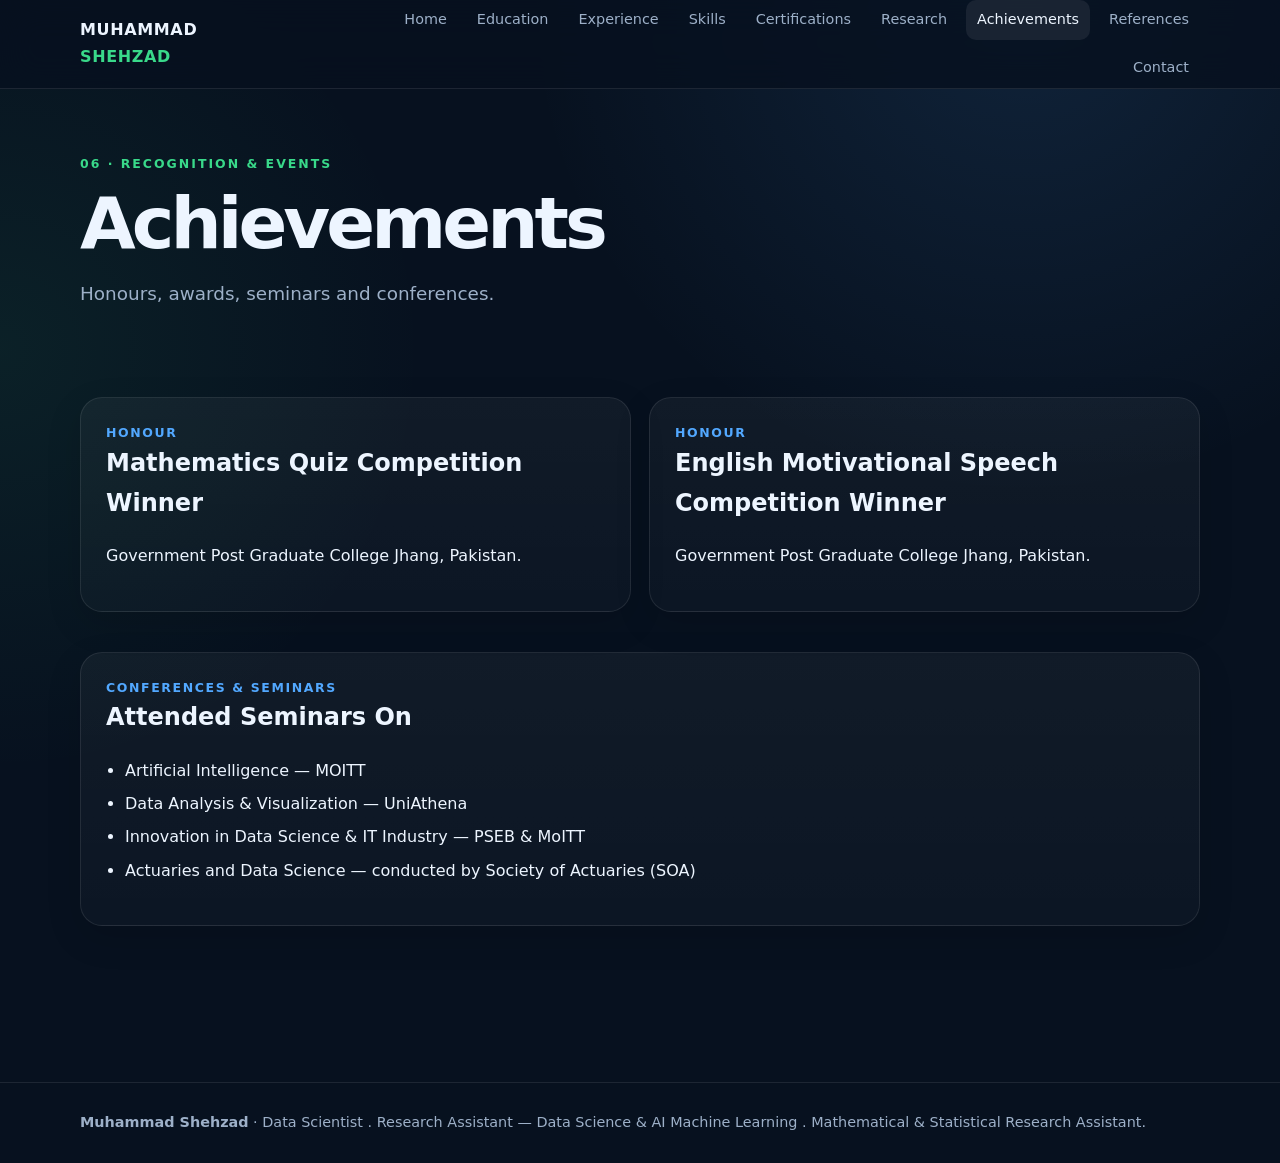
<file: achievements.html>
<!doctype html>
<html lang="en">
<head>
<meta charset="utf-8">
<meta name="viewport" content="width=device-width,initial-scale=1">
<meta name="description" content="Resume website of MUHAMMAD SHEHZAD — Mathematics, Data Science, Artificial Intelligence, Machine Learning and Deep Learning.">
<title>Achievements | Muhammad Shehzad</title>
<link rel="stylesheet" href="styles.css">
</head>
<body>

<nav class="nav">
  <div class="container nav-inner">
    <a class="brand" href="index.html">MUHAMMAD <span>SHEHZAD</span></a>
    <div class="nav-links">
      <a href="index.html">Home</a>
      <a href="education.html">Education</a>
      <a href="experience.html">Experience</a>
      <a href="skills.html">Skills</a>
      <a href="certifications.html">Certifications</a>
      <a href="research.html">Research</a>
      <a href="achievements.html">Achievements</a>
      <a href="references.html">References</a>
      <a href="contact.html">Contact</a>
    </div>
  </div>
</nav>

<main>
<section class="page-head"><div class="container"><div class="kicker">06 · Recognition & Events</div><h1>Achievements</h1><p class="lead">Honours, awards, seminars and conferences.</p></div></section>
<section class="section"><div class="container grid grid-2">
  <article class="card"><div class="eyebrow">Honour</div><h2>Mathematics Quiz Competition Winner</h2><p>Government Post Graduate College Jhang, Pakistan.</p></article>
  <article class="card"><div class="eyebrow">Honour</div><h2>English Motivational Speech Competition Winner</h2><p>Government Post Graduate College Jhang, Pakistan.</p></article>
</div>
<div class="container section"><article class="card"><div class="eyebrow">Conferences & Seminars</div><h2>Attended Seminars On</h2>
<ul class="list"><li>Artificial Intelligence — MOITT</li><li>Data Analysis & Visualization — UniAthena</li><li>Innovation in Data Science & IT Industry — PSEB & MoITT</li><li>Actuaries and Data Science — conducted by Society of Actuaries (SOA)</li></ul>
</article></div></section>
</main>

<footer class="footer">
  <div class="container">
    <strong>Muhammad Shehzad</strong> · Data Scientist . Research Assistant — Data Science & AI Machine Learning .  Mathematical & Statistical Research Assistant.
  </div>
</footer>
<script>
document.querySelectorAll('.nav-links a').forEach(a=>{
  if(a.pathname.split('/').pop() === location.pathname.split('/').pop()) a.classList.add('active');
});
</script>

</body>
</html>
</file>
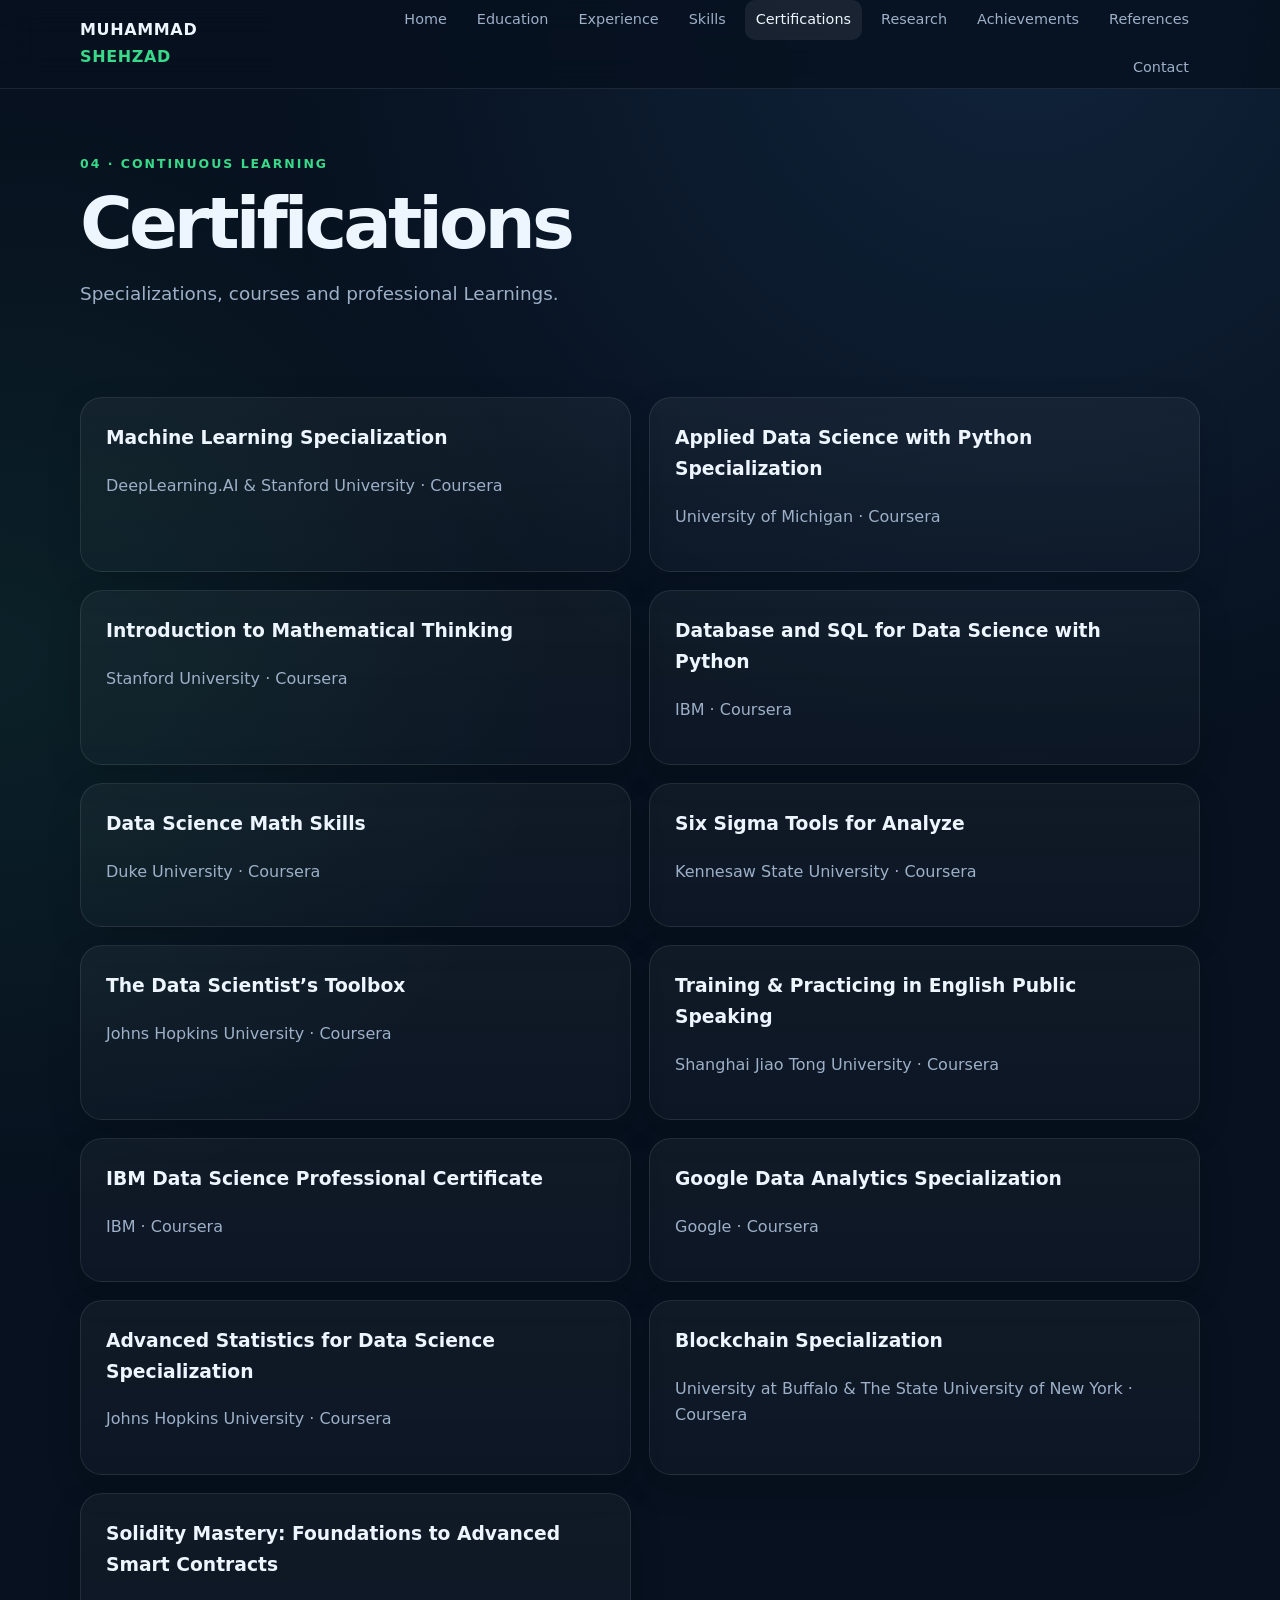
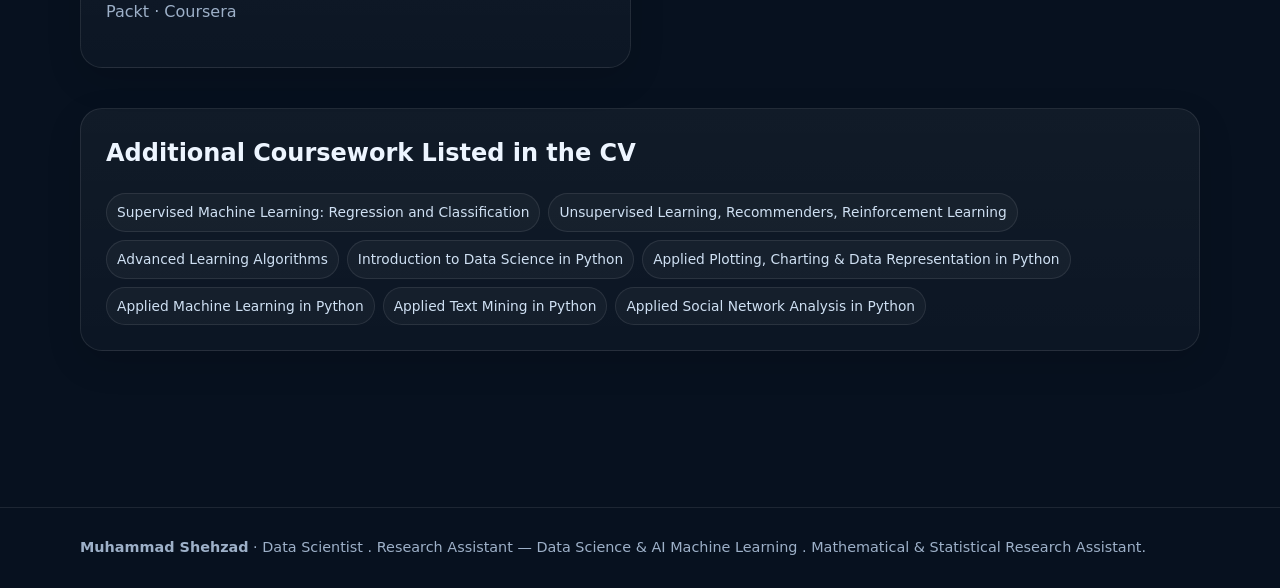
<file: certifications.html>
<!doctype html>
<html lang="en">
<head>
<meta charset="utf-8">
<meta name="viewport" content="width=device-width,initial-scale=1">
<meta name="description" content="Resume website of Muhammad Shehzad — Mathematics, Data Science, Artificial Intelligence, Machine Learning and Deep Learning.">
<title>Certifications | Muhammad Shehzad</title>
<link rel="stylesheet" href="styles.css">
</head>
<body>

<nav class="nav">
  <div class="container nav-inner">
    <a class="brand" href="index.html">MUHAMMAD <span>SHEHZAD</span></a>
    <div class="nav-links">
      <a href="index.html">Home</a>
      <a href="education.html">Education</a>
      <a href="experience.html">Experience</a>
      <a href="skills.html">Skills</a>
      <a href="certifications.html">Certifications</a>
      <a href="research.html">Research</a>
      <a href="achievements.html">Achievements</a>
      <a href="references.html">References</a>
      <a href="contact.html">Contact</a>
    </div>
  </div>
</nav>

<main>
<section class="page-head"><div class="container"><div class="kicker">04 · Continuous Learning</div><h1>Certifications</h1><p class="lead">Specializations, courses and professional Learnings.</p></div></section>
<section class="section"><div class="container grid grid-2">
  <article class="card"><h3>Machine Learning Specialization</h3><p class="muted">DeepLearning.AI & Stanford University · Coursera</p></article>
  <article class="card"><h3>Applied Data Science with Python Specialization</h3><p class="muted">University of Michigan · Coursera</p></article>
  <article class="card"><h3>Introduction to Mathematical Thinking</h3><p class="muted">Stanford University · Coursera</p></article>
  <article class="card"><h3>Database and SQL for Data Science with Python</h3><p class="muted">IBM · Coursera</p></article>
  <article class="card"><h3>Data Science Math Skills</h3><p class="muted">Duke University · Coursera</p></article>
  <article class="card"><h3>Six Sigma Tools for Analyze</h3><p class="muted">Kennesaw State University · Coursera</p></article>
  <article class="card"><h3>The Data Scientist’s Toolbox</h3><p class="muted">Johns Hopkins University · Coursera</p></article>
  <article class="card"><h3>Training & Practicing in English Public Speaking</h3><p class="muted">Shanghai Jiao Tong University · Coursera</p></article>
  <article class="card"><h3>IBM Data Science Professional Certificate</h3><p class="muted">IBM · Coursera</p></article>
  <article class="card"><h3>Google Data Analytics Specialization</h3><p class="muted">Google · Coursera</p></article>
  <article class="card"><h3>Advanced Statistics for Data Science Specialization</h3><p class="muted">Johns Hopkins University · Coursera</p></article>
  <article class="card"><h3>Blockchain Specialization</h3><p class="muted">University at Buffalo & The State University of New York · Coursera</p></article>
  <article class="card"><h3>Solidity Mastery: Foundations to Advanced Smart Contracts</h3><p class="muted">Packt · Coursera</p></article>
</div>
<div class="container section">
  <article class="card"><h2>Additional Coursework Listed in the CV</h2><div class="tags">
    <span class="tag">Supervised Machine Learning: Regression and Classification</span><span class="tag">Unsupervised Learning, Recommenders, Reinforcement Learning</span><span class="tag">Advanced Learning Algorithms</span><span class="tag">Introduction to Data Science in Python</span><span class="tag">Applied Plotting, Charting & Data Representation in Python</span><span class="tag">Applied Machine Learning in Python</span><span class="tag">Applied Text Mining in Python</span><span class="tag">Applied Social Network Analysis in Python</span>
  </div></article>
</div></section>
</main>

<footer class="footer">
  <div class="container">
    <strong>Muhammad Shehzad</strong> · Data Scientist . Research Assistant — Data Science & AI Machine Learning .  Mathematical & Statistical Research Assistant.
  </div>
</footer>
<script>
document.querySelectorAll('.nav-links a').forEach(a=>{
  if(a.pathname.split('/').pop() === location.pathname.split('/').pop()) a.classList.add('active');
});
</script>

</body>
</html>
</file>
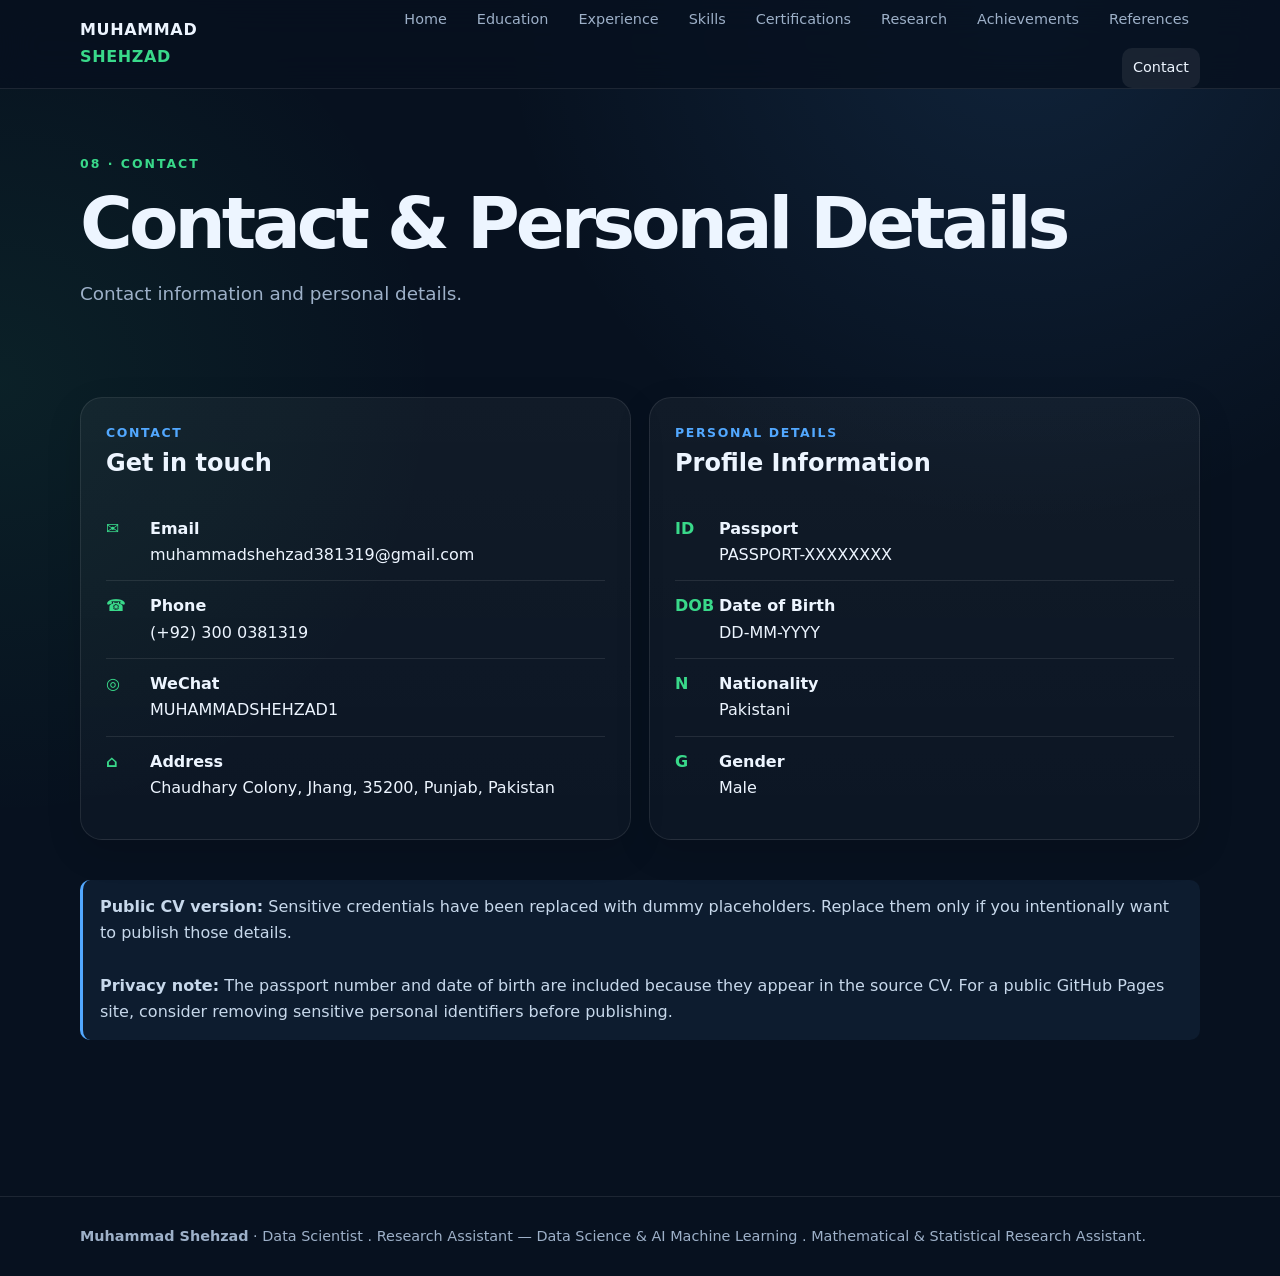
<file: contact.html>
<!doctype html>
<html lang="en">
<head>
<meta charset="utf-8">
<meta name="viewport" content="width=device-width,initial-scale=1">
<meta name="description" content="Resume website of Muhammad Shehzad — Mathematics, Data Science, Artificial Intelligence, Machine Learning and Deep Learning.">
<title>Contact | Muhammad Shehzad</title>
<link rel="stylesheet" href="styles.css">
</head>
<body>

<nav class="nav">
  <div class="container nav-inner">
    <a class="brand" href="index.html">MUHAMMAD <span>SHEHZAD</span></a>
    <div class="nav-links">
      <a href="index.html">Home</a>
      <a href="education.html">Education</a>
      <a href="experience.html">Experience</a>
      <a href="skills.html">Skills</a>
      <a href="certifications.html">Certifications</a>
      <a href="research.html">Research</a>
      <a href="achievements.html">Achievements</a>
      <a href="references.html">References</a>
      <a href="contact.html">Contact</a>
    </div>
  </div>
</nav>

<main>
<section class="page-head"><div class="container"><div class="kicker">08 · Contact</div><h1>Contact & Personal Details</h1><p class="lead">Contact information and personal details.</p></div></section>
<section class="section"><div class="container grid grid-2">
  <article class="card"><div class="eyebrow">Contact</div><h2>Get in touch</h2>
    <div class="contact-row"><div class="contact-icon">✉</div><div><strong>Email</strong><br><a href="mailto:muhammadshehzad381319@gmail.com">muhammadshehzad381319@gmail.com</a></div></div>
    <div class="contact-row"><div class="contact-icon">☎</div><div><strong>Phone</strong><br>(+92) 300 0381319</div></div>
    <div class="contact-row"><div class="contact-icon">◎</div><div><strong>WeChat</strong><br>MUHAMMADSHEHZAD1</div></div>
    <div class="contact-row"><div class="contact-icon">⌂</div><div><strong>Address</strong><br>Chaudhary Colony, Jhang, 35200, Punjab, Pakistan</div></div>
  </article>
  <article class="card"><div class="eyebrow">Personal Details</div><h2>Profile Information</h2>
    <div class="contact-row"><div class="contact-icon">ID</div><div><strong>Passport</strong><br>PASSPORT-XXXXXXXX</div></div>
    <div class="contact-row"><div class="contact-icon">DOB</div><div><strong>Date of Birth</strong><br>DD-MM-YYYY</div></div>
    <div class="contact-row"><div class="contact-icon">N</div><div><strong>Nationality</strong><br>Pakistani</div></div>
    <div class="contact-row"><div class="contact-icon">G</div><div><strong>Gender</strong><br>Male</div></div>
  </article>
</div>
<div class="container section"><div class="notice"><strong>Public CV version:</strong> Sensitive credentials have been replaced with dummy placeholders. Replace them only if you intentionally want to publish those details.<br><br><strong>Privacy note:</strong> The passport number and date of birth are included because they appear in the source CV. For a public GitHub Pages site, consider removing sensitive personal identifiers before publishing.</div></div>
</section>
</main>

<footer class="footer">
  <div class="container">
    <strong>Muhammad Shehzad</strong> · Data Scientist . Research Assistant — Data Science & AI Machine Learning .  Mathematical & Statistical Research Assistant.
  </div>
</footer>
<script>
document.querySelectorAll('.nav-links a').forEach(a=>{
  if(a.pathname.split('/').pop() === location.pathname.split('/').pop()) a.classList.add('active');
});
</script>

</body>
</html>
</file>
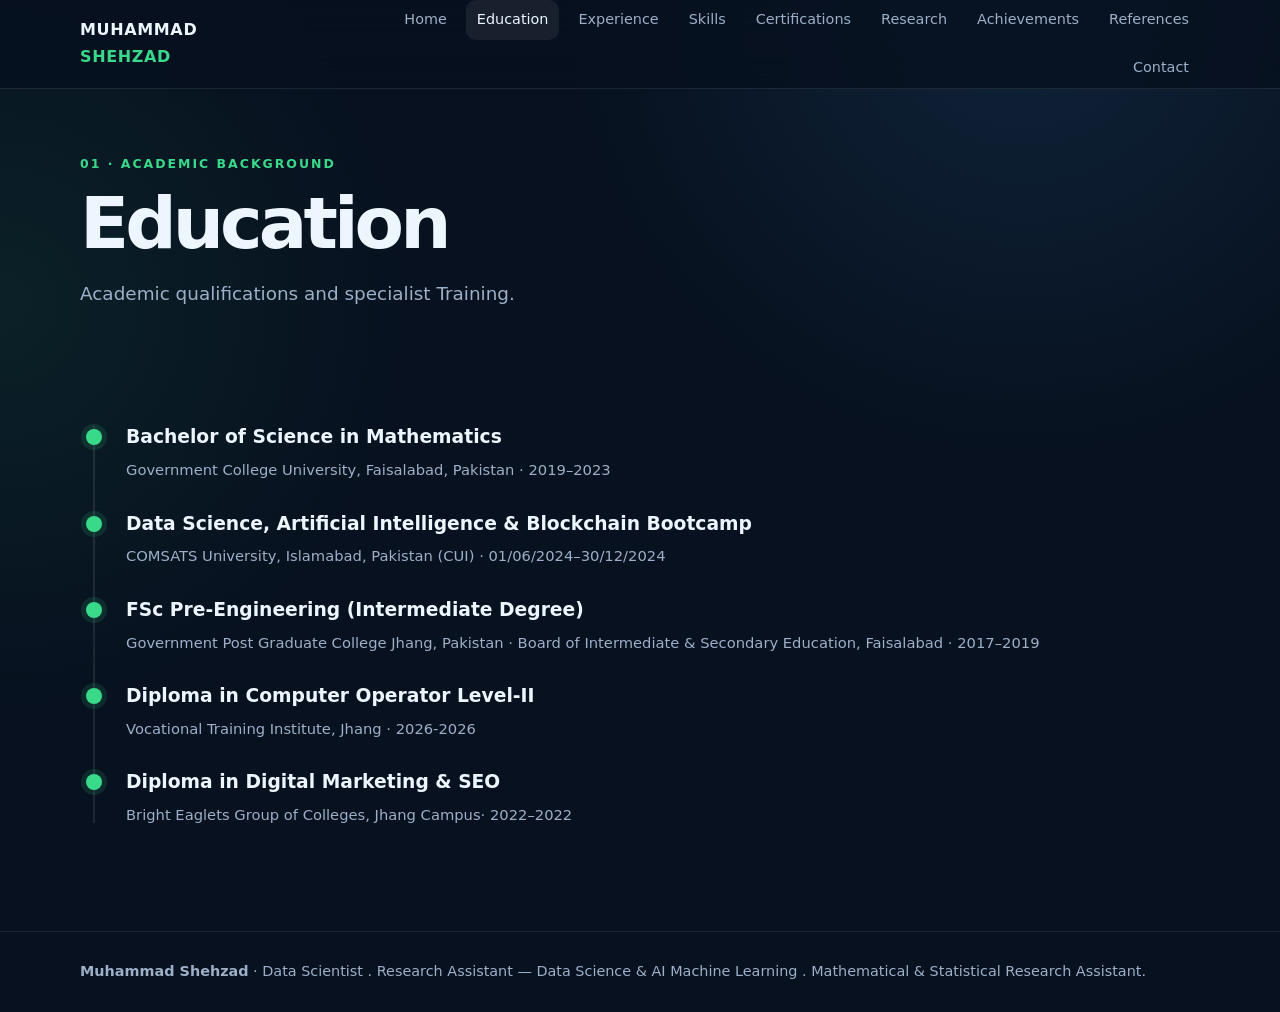
<file: education.html>
<!doctype html>
<html lang="en">
<head>
<meta charset="utf-8">
<meta name="viewport" content="width=device-width,initial-scale=1">
<meta name="description" content="Resume website of Muhammad Shehzad — Mathematics, Data Science, Artificial Intelligence, Machine Learning and Deep Learning.">
<title>Education | Muhammad Shehzad</title>
<link rel="stylesheet" href="styles.css">
</head>
<body>

<nav class="nav">
  <div class="container nav-inner">
    <a class="brand" href="index.html">MUHAMMAD <span>SHEHZAD</span></a>
    <div class="nav-links">
      <a href="index.html">Home</a>
      <a href="education.html">Education</a>
      <a href="experience.html">Experience</a>
      <a href="skills.html">Skills</a>
      <a href="certifications.html">Certifications</a>
      <a href="research.html">Research</a>
      <a href="achievements.html">Achievements</a>
      <a href="references.html">References</a>
      <a href="contact.html">Contact</a>
    </div>
  </div>
</nav>

<main>
<section class="page-head"><div class="container"><div class="kicker">01 · Academic Background</div><h1>Education</h1><p class="lead">Academic qualifications and specialist Training.</p></div></section>
<section class="section"><div class="container">
<div class="timeline">
  <article class="item"><div class="dot"></div><h3>Bachelor of Science in Mathematics</h3><div class="meta">Government College University, Faisalabad, Pakistan · 2019–2023</p></article>
  <article class="item"><div class="dot"></div><h3>Data Science, Artificial Intelligence & Blockchain Bootcamp</h3><div class="meta">COMSATS University, Islamabad, Pakistan (CUI) · 01/06/2024–30/12/2024</p></article>
  <article class="item"><div class="dot"></div><h3>FSc Pre-Engineering (Intermediate Degree)</h3><div class="meta">Government Post Graduate College Jhang, Pakistan · Board of Intermediate & Secondary Education, Faisalabad · 2017–2019 </p></article>
  <article class="item"><div class="dot"></div><h3>Diploma in Computer Operator Level-II</h3><div class="meta">Vocational Training Institute, Jhang · 2026-2026 </p></article>
  <article class="item"><div class="dot"></div><h3>Diploma in Digital Marketing & SEO</h3><div class="meta">Bright Eaglets Group of Colleges, Jhang Campus· 2022–2022 </p></article>
</div>
</div></section>
</main>

<footer class="footer">
  <div class="container">
    <strong>Muhammad Shehzad</strong> · Data Scientist . Research Assistant — Data Science & AI Machine Learning .  Mathematical & Statistical Research Assistant.
  </div>
</footer>
<script>
document.querySelectorAll('.nav-links a').forEach(a=>{
  if(a.pathname.split('/').pop() === location.pathname.split('/').pop()) a.classList.add('active');
});
</script>

</body>
</html>
</file>
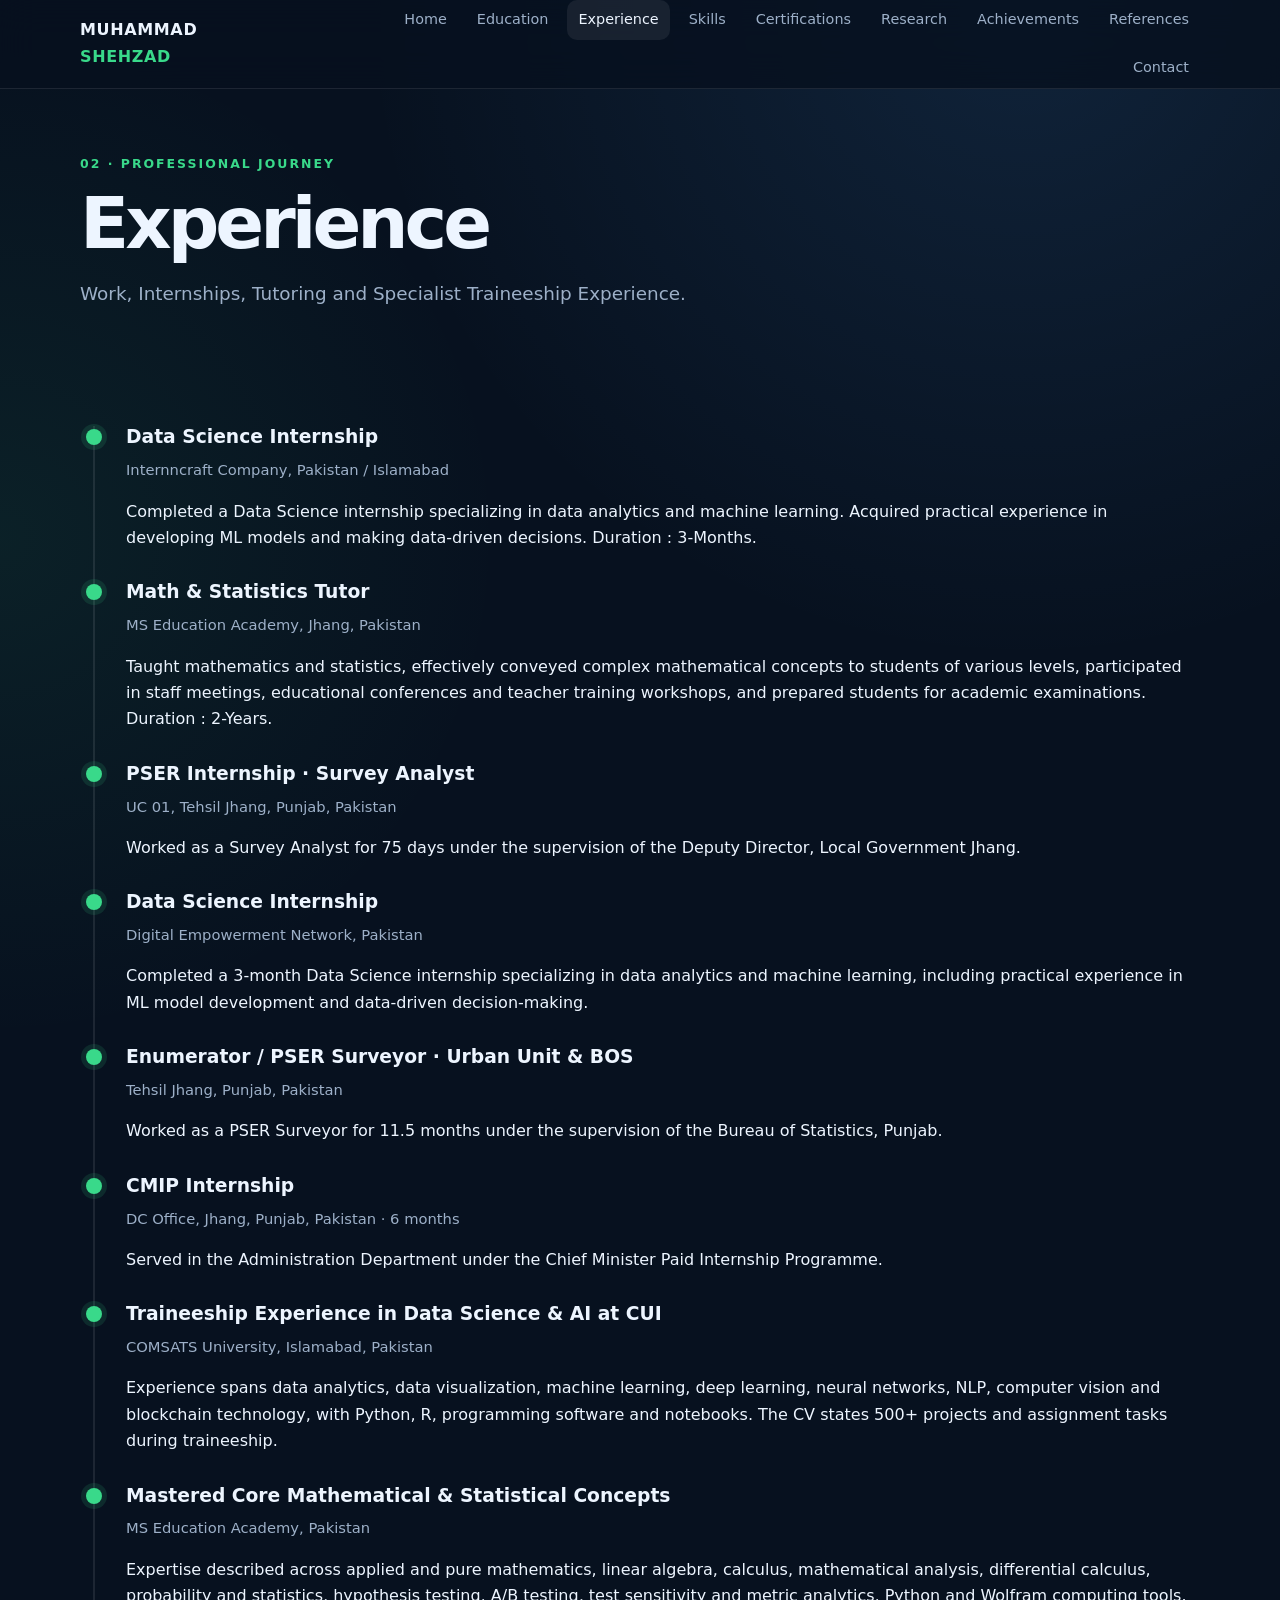
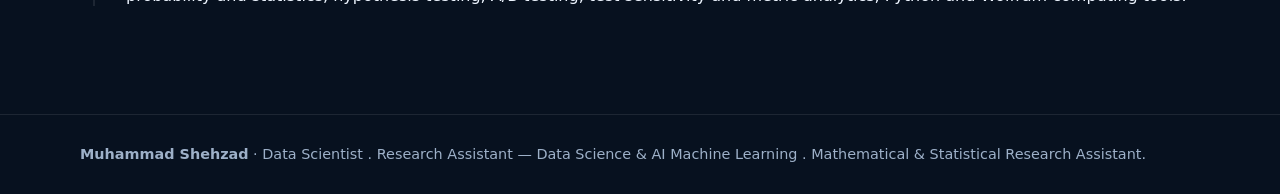
<file: experience.html>
<!doctype html>
<html lang="en">
<head>
<meta charset="utf-8">
<meta name="viewport" content="width=device-width,initial-scale=1">
<meta name="description" content="Resume website of Muhammad Shehzad — Mathematics, Data Science, Artificial Intelligence, Machine Learning and Deep Learning.">
<title>Experience | Muhammad Shehzad</title>
<link rel="stylesheet" href="styles.css">
</head>
<body>

<nav class="nav">
  <div class="container nav-inner">
    <a class="brand" href="index.html">MUHAMMAD <span>SHEHZAD</span></a>
    <div class="nav-links">
      <a href="index.html">Home</a>
      <a href="education.html">Education</a>
      <a href="experience.html">Experience</a>
      <a href="skills.html">Skills</a>
      <a href="certifications.html">Certifications</a>
      <a href="research.html">Research</a>
      <a href="achievements.html">Achievements</a>
      <a href="references.html">References</a>
      <a href="contact.html">Contact</a>
    </div>
  </div>
</nav>

<main>
<section class="page-head"><div class="container"><div class="kicker">02 · Professional Journey</div><h1>Experience</h1><p class="lead">Work, Internships, Tutoring and Specialist Traineeship Experience.</p></div></section>
<section class="section"><div class="container timeline">
  <article class="item"><div class="dot"></div><h3>Data Science Internship</h3><div class="meta">Internncraft Company, Pakistan / Islamabad</div><p>Completed a Data Science internship specializing in data analytics and machine learning. Acquired practical experience in developing ML models and making data-driven decisions. Duration : 3-Months.</p></article>
  <article class="item"><div class="dot"></div><h3>Math & Statistics Tutor</h3><div class="meta">MS Education Academy, Jhang, Pakistan</div><p>Taught mathematics and statistics, effectively conveyed complex mathematical concepts to students of various levels, participated in staff meetings, educational conferences and teacher training workshops, and prepared students for academic examinations. Duration : 2-Years. </p></article>
  <article class="item"><div class="dot"></div><h3>PSER Internship · Survey Analyst</h3><div class="meta">UC 01, Tehsil Jhang, Punjab, Pakistan</div><p>Worked as a Survey Analyst for 75 days under the supervision of the Deputy Director, Local Government Jhang.</p></article>
  <article class="item"><div class="dot"></div><h3>Data Science Internship</h3><div class="meta">Digital Empowerment Network, Pakistan</div><p>Completed a 3-month Data Science internship specializing in data analytics and machine learning, including practical experience in ML model development and data-driven decision-making.</p></article>
  <article class="item"><div class="dot"></div><h3>Enumerator / PSER Surveyor · Urban Unit & BOS</h3><div class="meta">Tehsil Jhang, Punjab, Pakistan</div><p>Worked as a PSER Surveyor for 11.5 months under the supervision of the Bureau of Statistics, Punjab.</p></article>
  <article class="item"><div class="dot"></div><h3>CMIP Internship</h3><div class="meta">DC Office, Jhang, Punjab, Pakistan · 6 months</div><p>Served in the Administration Department under the Chief Minister Paid Internship Programme.</p></article>
  <article class="item"><div class="dot"></div><h3>Traineeship Experience in Data Science & AI at CUI</h3><div class="meta">COMSATS University, Islamabad, Pakistan</div><p>Experience spans data analytics, data visualization, machine learning, deep learning, neural networks, NLP, computer vision and blockchain technology, with Python, R, programming software and notebooks. The CV states 500+ projects and assignment tasks during traineeship.</p></article>
  <article class="item"><div class="dot"></div><h3>Mastered Core Mathematical & Statistical Concepts</h3><div class="meta">MS Education Academy, Pakistan</div><p>Expertise described across applied and pure mathematics, linear algebra, calculus, mathematical analysis, differential calculus, probability and statistics, hypothesis testing, A/B testing, test sensitivity and metric analytics, Python and Wolfram computing tools.</p></article>
</div></section>
</main>

<footer class="footer">
  <div class="container">
    <strong>Muhammad Shehzad</strong> · Data Scientist . Research Assistant — Data Science & AI Machine Learning .  Mathematical & Statistical Research Assistant.
  </div>
</footer>
<script>
document.querySelectorAll('.nav-links a').forEach(a=>{
  if(a.pathname.split('/').pop() === location.pathname.split('/').pop()) a.classList.add('active');
});
</script>

</body>
</html>
</file>
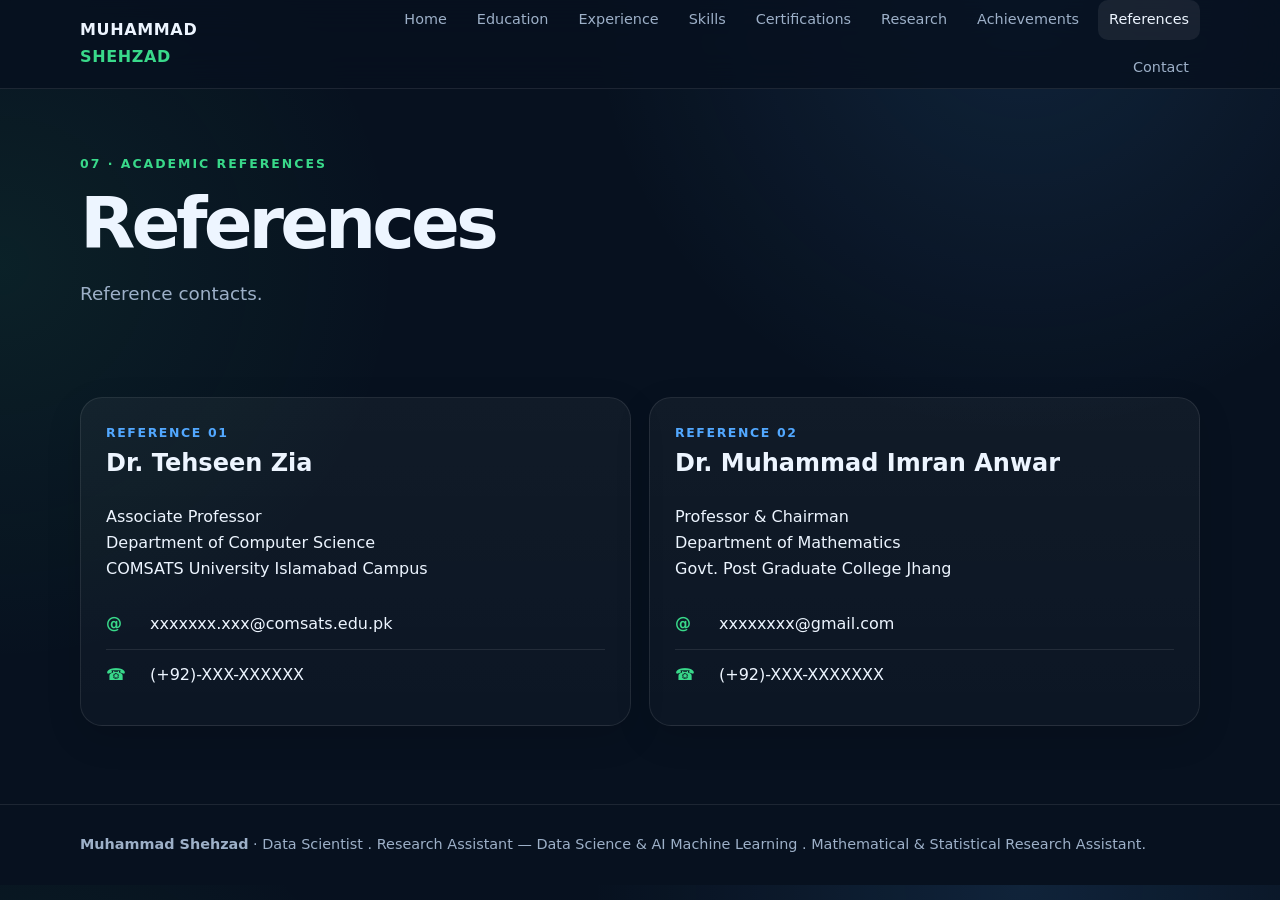
<file: references.html>
<!doctype html>
<html lang="en">
<head>
<meta charset="utf-8">
<meta name="viewport" content="width=device-width,initial-scale=1">
<meta name="description" content="Resume website of Muhammad Shehzad — Mathematics, Data Science, Artificial Intelligence, Machine Learning and Deep Learning.">
<title>References | Muhammad Shehzad</title>
<link rel="stylesheet" href="styles.css">
</head>
<body>

<nav class="nav">
  <div class="container nav-inner">
    <a class="brand" href="index.html">MUHAMMAD <span>SHEHZAD</span></a>
    <div class="nav-links">
      <a href="index.html">Home</a>
      <a href="education.html">Education</a>
      <a href="experience.html">Experience</a>
      <a href="skills.html">Skills</a>
      <a href="certifications.html">Certifications</a>
      <a href="research.html">Research</a>
      <a href="achievements.html">Achievements</a>
      <a href="references.html">References</a>
      <a href="contact.html">Contact</a>
    </div>
  </div>
</nav>

<main>
<section class="page-head"><div class="container"><div class="kicker">07 · Academic References</div><h1>References</h1><p class="lead">Reference contacts.</p></div></section>
<section class="section"><div class="container grid grid-2">
  <article class="card"><div class="eyebrow">Reference 01</div><h2>Dr. Tehseen Zia</h2><p>Associate Professor<br>Department of Computer Science<br>COMSATS University Islamabad Campus</p><div class="contact-row"><div class="contact-icon">@</div><div>xxxxxxx.xxx@comsats.edu.pk</div></div><div class="contact-row"><div class="contact-icon">☎</div><div>(+92)-XXX-XXXXXX</div></div></article>
  <article class="card"><div class="eyebrow">Reference 02</div><h2>Dr. Muhammad Imran Anwar</h2><p>Professor & Chairman<br>Department of Mathematics<br>Govt. Post Graduate College Jhang</p><div class="contact-row"><div class="contact-icon">@</div><div>xxxxxxxx@gmail.com</div></div><div class="contact-row"><div class="contact-icon">☎</div><div>(+92)-XXX-XXXXXXX</div></div></article>
</div></section>
</main>

<footer class="footer">
  <div class="container">
    <strong>Muhammad Shehzad</strong> · Data Scientist . Research Assistant — Data Science & AI Machine Learning .  Mathematical & Statistical Research Assistant.
  </div>
</footer>
<script>
document.querySelectorAll('.nav-links a').forEach(a=>{
  if(a.pathname.split('/').pop() === location.pathname.split('/').pop()) a.classList.add('active');
});
</script>

</body>
</html>
</file>
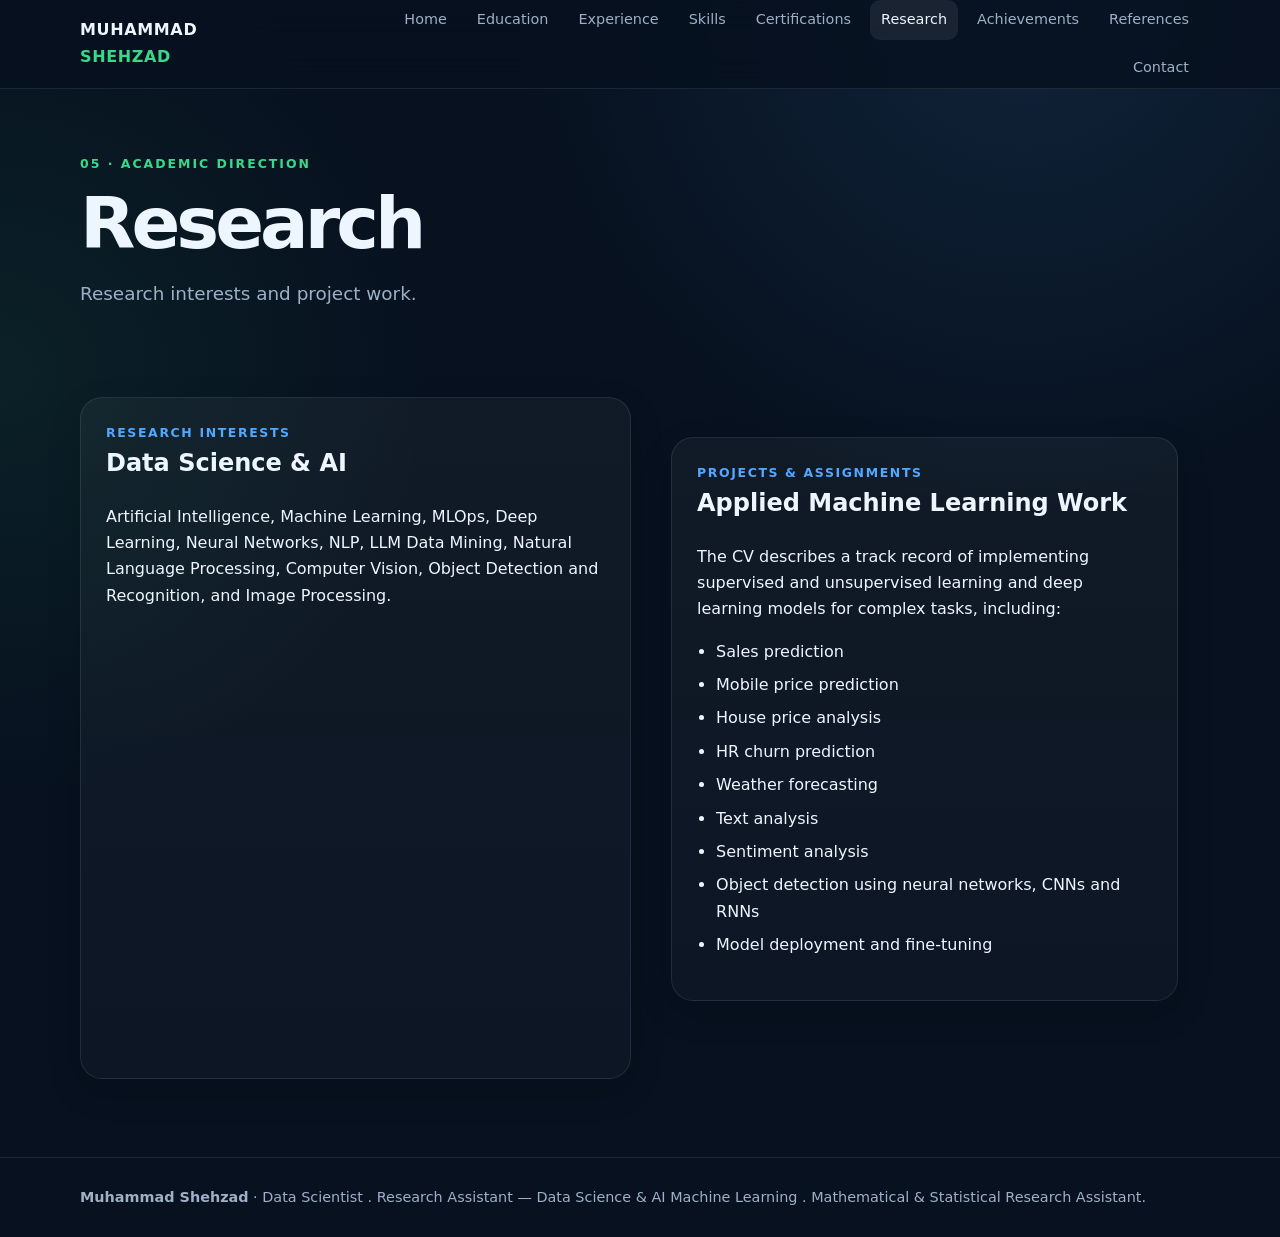
<file: research.html>
<!doctype html>
<html lang="en">
<head>
<meta charset="utf-8">
<meta name="viewport" content="width=device-width,initial-scale=1">
<meta name="description" content="Resume website of Muhammad Shehzad — Mathematics, Data Science, Artificial Intelligence, Machine Learning and Deep Learning.">
<title>Research | Muhammad Shehzad</title>
<link rel="stylesheet" href="styles.css">
</head>
<body>

<nav class="nav">
  <div class="container nav-inner">
    <a class="brand" href="index.html">MUHAMMAD <span>SHEHZAD</span></a>
    <div class="nav-links">
      <a href="index.html">Home</a>
      <a href="education.html">Education</a>
      <a href="experience.html">Experience</a>
      <a href="skills.html">Skills</a>
      <a href="certifications.html">Certifications</a>
      <a href="research.html">Research</a>
      <a href="achievements.html">Achievements</a>
      <a href="references.html">References</a>
      <a href="contact.html">Contact</a>
    </div>
  </div>
</nav>

<main>
<section class="page-head"><div class="container"><div class="kicker">05 · Academic Direction</div><h1>Research</h1><p class="lead">Research interests and project work.</p></div></section>
<section class="section"><div class="container grid grid-2">
  <article class="card"><div class="eyebrow">Research Interests</div><h2>Data Science & AI</h2><p>Artificial Intelligence, Machine Learning, MLOps, Deep Learning, Neural Networks, NLP, LLM Data Mining, Natural Language Processing, Computer Vision, Object Detection and Recognition, and Image Processing.</p></article>
<div class="container section"><article class="card"><div class="eyebrow">Projects & Assignments</div><h2>Applied Machine Learning Work</h2><p>The CV describes a track record of implementing supervised and unsupervised learning and deep learning models for complex tasks, including:</p>
<ul class="list"><li>Sales prediction</li><li>Mobile price prediction</li><li>House price analysis</li><li>HR churn prediction</li><li>Weather forecasting</li><li>Text analysis</li><li>Sentiment analysis</li><li>Object detection using neural networks, CNNs and RNNs</li><li>Model deployment and fine-tuning</li></ul></article></div>
</section>
</main>

<footer class="footer">
  <div class="container">
    <strong>Muhammad Shehzad</strong> · Data Scientist . Research Assistant — Data Science & AI Machine Learning .  Mathematical & Statistical Research Assistant.
  </div>
</footer>
<script>
document.querySelectorAll('.nav-links a').forEach(a=>{
  if(a.pathname.split('/').pop() === location.pathname.split('/').pop()) a.classList.add('active');
});
</script>

</body>
</html>
</file>
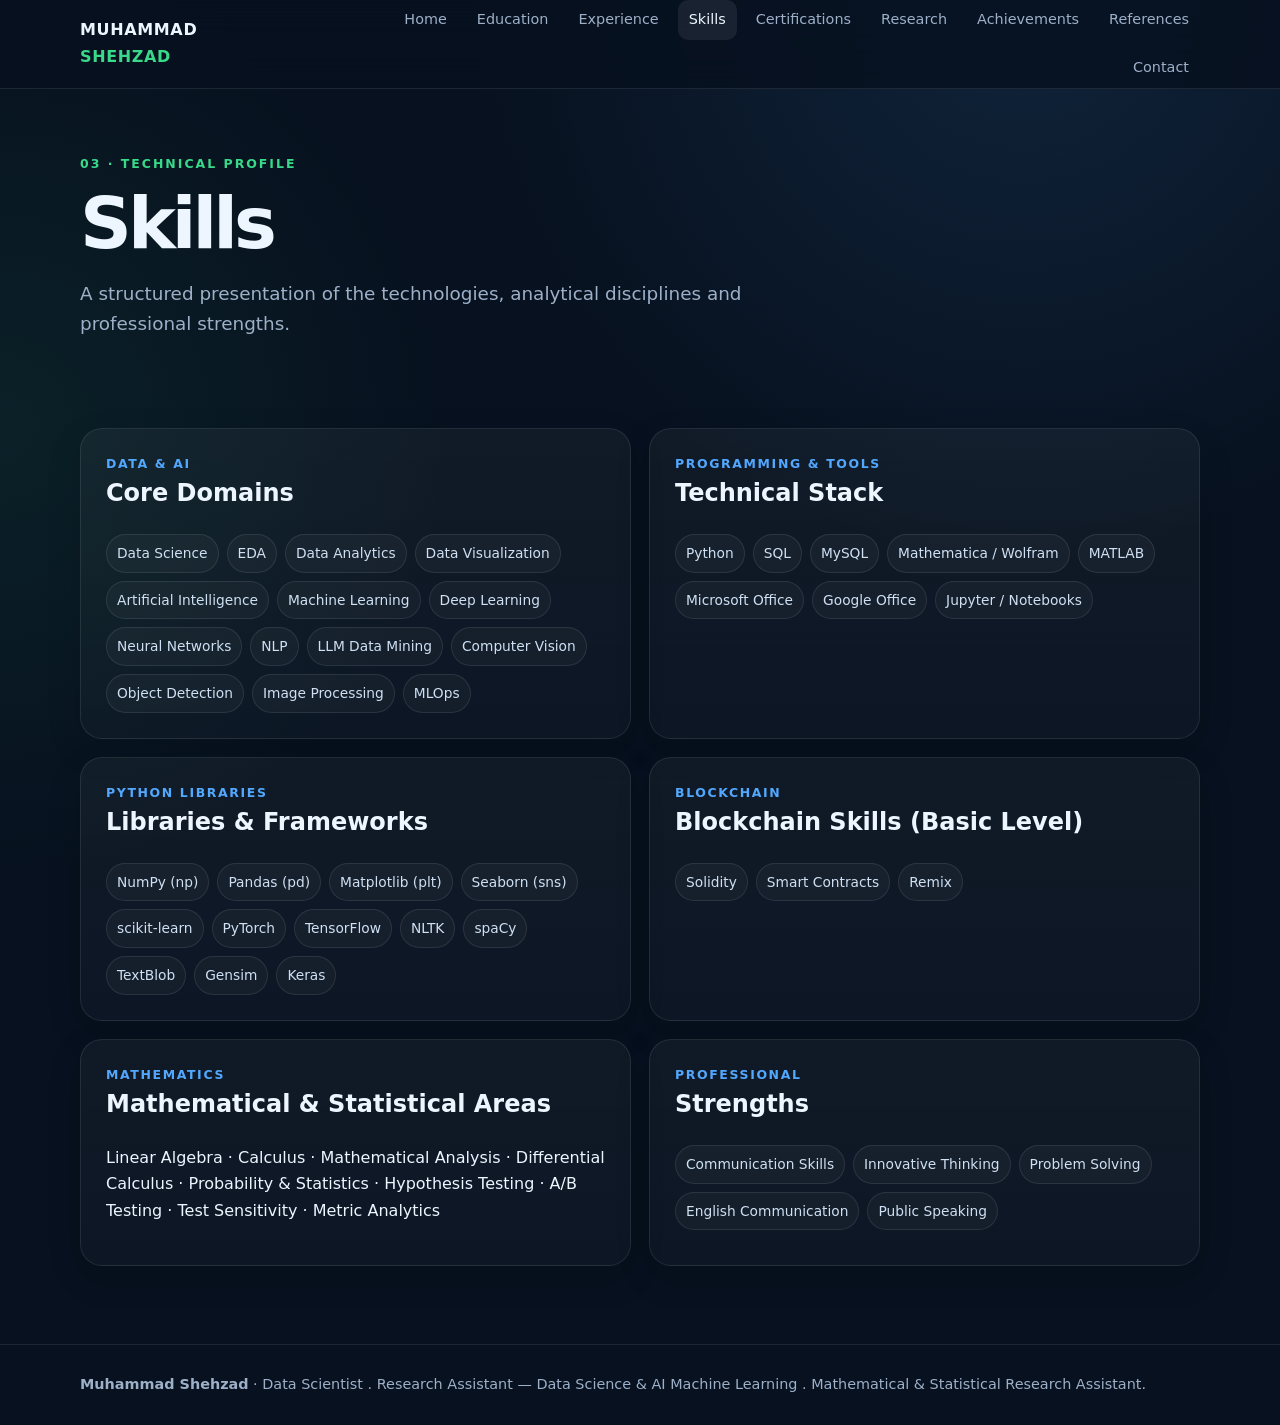
<file: skills.html>
<!doctype html>
<html lang="en">
<head>
<meta charset="utf-8">
<meta name="viewport" content="width=device-width,initial-scale=1">
<meta name="description" content="Resume website of Muhammad Shehzad — Mathematics, Data Science, Artificial Intelligence, Machine Learning and Deep Learning.">
<title>Skills | Muhammad Shehzad</title>
<link rel="stylesheet" href="styles.css">
</head>
<body>

<nav class="nav">
  <div class="container nav-inner">
    <a class="brand" href="index.html">MUHAMMAD <span>SHEHZAD</span></a>
    <div class="nav-links">
      <a href="index.html">Home</a>
      <a href="education.html">Education</a>
      <a href="experience.html">Experience</a>
      <a href="skills.html">Skills</a>
      <a href="certifications.html">Certifications</a>
      <a href="research.html">Research</a>
      <a href="achievements.html">Achievements</a>
      <a href="references.html">References</a>
      <a href="contact.html">Contact</a>
    </div>
  </div>
</nav>

<main>
<section class="page-head"><div class="container"><div class="kicker">03 · Technical Profile</div><h1>Skills</h1><p class="lead">A structured presentation of the technologies, analytical disciplines and professional strengths.</p></div></section>
<section class="section"><div class="container grid grid-2">
  <article class="card"><div class="eyebrow">Data & AI</div><h2>Core Domains</h2><div class="tags">
    <span class="tag">Data Science</span><span class="tag">EDA</span><span class="tag">Data Analytics</span><span class="tag">Data Visualization</span><span class="tag">Artificial Intelligence</span><span class="tag">Machine Learning</span><span class="tag">Deep Learning</span><span class="tag">Neural Networks</span><span class="tag">NLP</span><span class="tag">LLM Data Mining</span><span class="tag">Computer Vision</span><span class="tag">Object Detection</span><span class="tag">Image Processing</span><span class="tag">MLOps</span>
  </div></article>
  <article class="card"><div class="eyebrow">Programming & Tools</div><h2>Technical Stack</h2><div class="tags">
    <span class="tag">Python</span><span class="tag">SQL</span><span class="tag">MySQL</span><span class="tag">Mathematica / Wolfram</span><span class="tag">MATLAB</span><span class="tag">Microsoft Office</span><span class="tag">Google Office</span><span class="tag">Jupyter / Notebooks</span>
  </div></article>
  <article class="card"><div class="eyebrow">Python Libraries</div><h2>Libraries & Frameworks</h2><div class="tags">
    <span class="tag">NumPy (np)</span><span class="tag">Pandas (pd)</span><span class="tag">Matplotlib (plt)</span><span class="tag">Seaborn (sns)</span><span class="tag">scikit-learn</span><span class="tag">PyTorch</span><span class="tag">TensorFlow</span><span class="tag">NLTK</span><span class="tag">spaCy</span><span class="tag">TextBlob</span><span class="tag">Gensim</span><span class="tag">Keras</span>
  </div></article>
  <article class="card"><div class="eyebrow">Blockchain</div><h2>Blockchain Skills (Basic Level) </h2><div class="tags"><span class="tag">Solidity</span><span class="tag">Smart Contracts</span><span class="tag">Remix</span></div></article>
  <article class="card"><div class="eyebrow">Mathematics</div><h2>Mathematical & Statistical Areas</h2><p>Linear Algebra · Calculus · Mathematical Analysis · Differential Calculus · Probability & Statistics · Hypothesis Testing · A/B Testing · Test Sensitivity · Metric Analytics</p></article>
  <article class="card"><div class="eyebrow">Professional</div><h2>Strengths</h2><div class="tags"><span class="tag">Communication Skills</span><span class="tag">Innovative Thinking</span><span class="tag">Problem Solving</span><span class="tag">English Communication</span><span class="tag">Public Speaking</span></div></article>
</div></div></section>
</main>

<footer class="footer">
  <div class="container">
    <strong>Muhammad Shehzad</strong> · Data Scientist . Research Assistant — Data Science & AI Machine Learning .  Mathematical & Statistical Research Assistant.
  </div>
</footer>
<script>
document.querySelectorAll('.nav-links a').forEach(a=>{
  if(a.pathname.split('/').pop() === location.pathname.split('/').pop()) a.classList.add('active');
});
</script>

</body>
</html>
</file>
<file: styles.css>
:root{
  --bg:#07111f; --panel:#0d1b2e; --panel2:#10233a; --text:#edf5ff;
  --muted:#9db0c8; --accent:#39d98a; --accent2:#52a8ff; --line:rgba(255,255,255,.09);
  --shadow:0 24px 60px rgba(0,0,0,.28); --radius:22px;
}
*{box-sizing:border-box}
html{scroll-behavior:smooth}
body{margin:0;font-family:Inter,ui-sans-serif,system-ui,-apple-system,BlinkMacSystemFont,"Segoe UI",sans-serif;background:
radial-gradient(circle at 80% 0%,rgba(82,168,255,.12),transparent 32%),
radial-gradient(circle at 0% 30%,rgba(57,217,138,.08),transparent 28%),var(--bg);color:var(--text);line-height:1.65}
a{color:inherit;text-decoration:none}
.container{width:min(1120px,92%);margin:auto}
.nav{position:sticky;top:0;z-index:50;background:rgba(7,17,31,.82);backdrop-filter:blur(18px);border-bottom:1px solid var(--line)}
.nav-inner{min-height:72px;display:flex;align-items:center;justify-content:space-between;gap:18px}
.brand{font-weight:800;letter-spacing:.04em}
.brand span{color:var(--accent)}
.nav-links{display:flex;gap:8px;flex-wrap:wrap;justify-content:flex-end}
.nav-links a{padding:8px 11px;border-radius:10px;color:var(--muted);font-size:.9rem}
.nav-links a:hover,.nav-links a.active{color:var(--text);background:rgba(255,255,255,.07)}
.hero{padding:78px 0 52px}
.hero-grid{display:grid;grid-template-columns:1.45fr .7fr;gap:38px;align-items:center}
.kicker{color:var(--accent);font-weight:800;text-transform:uppercase;letter-spacing:.16em;font-size:.78rem}
h1{font-size:clamp(2.8rem,7vw,5.8rem);line-height:.98;margin:14px 0 20px;letter-spacing:-.055em}
h1 span{color:var(--accent)}
.lead{font-size:1.15rem;color:var(--muted);max-width:760px}
.hero-actions{display:flex;gap:12px;flex-wrap:wrap;margin-top:28px}
.btn{display:inline-flex;align-items:center;justify-content:center;padding:12px 17px;border-radius:12px;border:1px solid var(--line);font-weight:700}
.btn.primary{background:var(--accent);color:#04110b;border-color:var(--accent)}
.btn.secondary{background:rgba(255,255,255,.04)}
.photo-card{background:linear-gradient(145deg,rgba(82,168,255,.16),rgba(57,217,138,.08));border:1px solid var(--line);padding:14px;border-radius:28px;box-shadow:var(--shadow)}
.photo-card img{display:block;width:100%;aspect-ratio:1/1;object-fit:cover;border-radius:20px;background:#fff}
.section{padding:40px 0 78px}
.page-head{padding:65px 0 30px}
.page-head h1{font-size:clamp(2.4rem,6vw,4.5rem)}
.grid{display:grid;gap:18px}
.grid-2{grid-template-columns:repeat(2,minmax(0,1fr))}
.grid-3{grid-template-columns:repeat(3,minmax(0,1fr))}
.card{background:linear-gradient(180deg,rgba(255,255,255,.045),rgba(255,255,255,.025));border:1px solid var(--line);border-radius:var(--radius);padding:25px;box-shadow:0 12px 35px rgba(0,0,0,.13)}
.card h2,.card h3{margin-top:0}
.muted{color:var(--muted)}
.eyebrow{color:var(--accent2);font-size:.78rem;text-transform:uppercase;font-weight:800;letter-spacing:.13em}
.timeline{position:relative;margin-top:25px}
.timeline:before{content:"";position:absolute;left:13px;top:4px;bottom:4px;width:2px;background:var(--line)}
.item{position:relative;padding-left:46px;margin-bottom:26px}
.dot{position:absolute;left:6px;top:7px;width:16px;height:16px;border-radius:50%;background:var(--accent);box-shadow:0 0 0 5px rgba(57,217,138,.12)}
.item h3{margin:0 0 5px}
.meta{color:var(--muted);font-size:.92rem}
.tags{display:flex;flex-wrap:wrap;gap:8px;margin-top:18px}
.tag{padding:7px 10px;border:1px solid var(--line);background:rgba(255,255,255,.035);border-radius:999px;color:#cfe0f3;font-size:.86rem}
.list{padding-left:19px}
.list li{margin:7px 0}
.stat{font-size:2rem;font-weight:850;color:var(--accent);line-height:1.1}
.footer{border-top:1px solid var(--line);padding:28px 0;color:var(--muted);font-size:.9rem}
.notice{border-left:3px solid var(--accent2);background:rgba(82,168,255,.07);padding:14px 17px;border-radius:10px;color:#c7d8eb}
.contact-row{display:flex;gap:12px;align-items:flex-start;padding:12px 0;border-bottom:1px solid var(--line)}
.contact-row:last-child{border-bottom:0}
.contact-icon{width:32px;color:var(--accent);font-weight:800}
@media(max-width:820px){.hero-grid,.grid-2,.grid-3{grid-template-columns:1fr}.nav-inner{align-items:flex-start;padding:12px 0}.nav-links{max-height:115px;overflow:auto}.hero{padding-top:45px}h1{font-size:3.1rem}}
</file>
